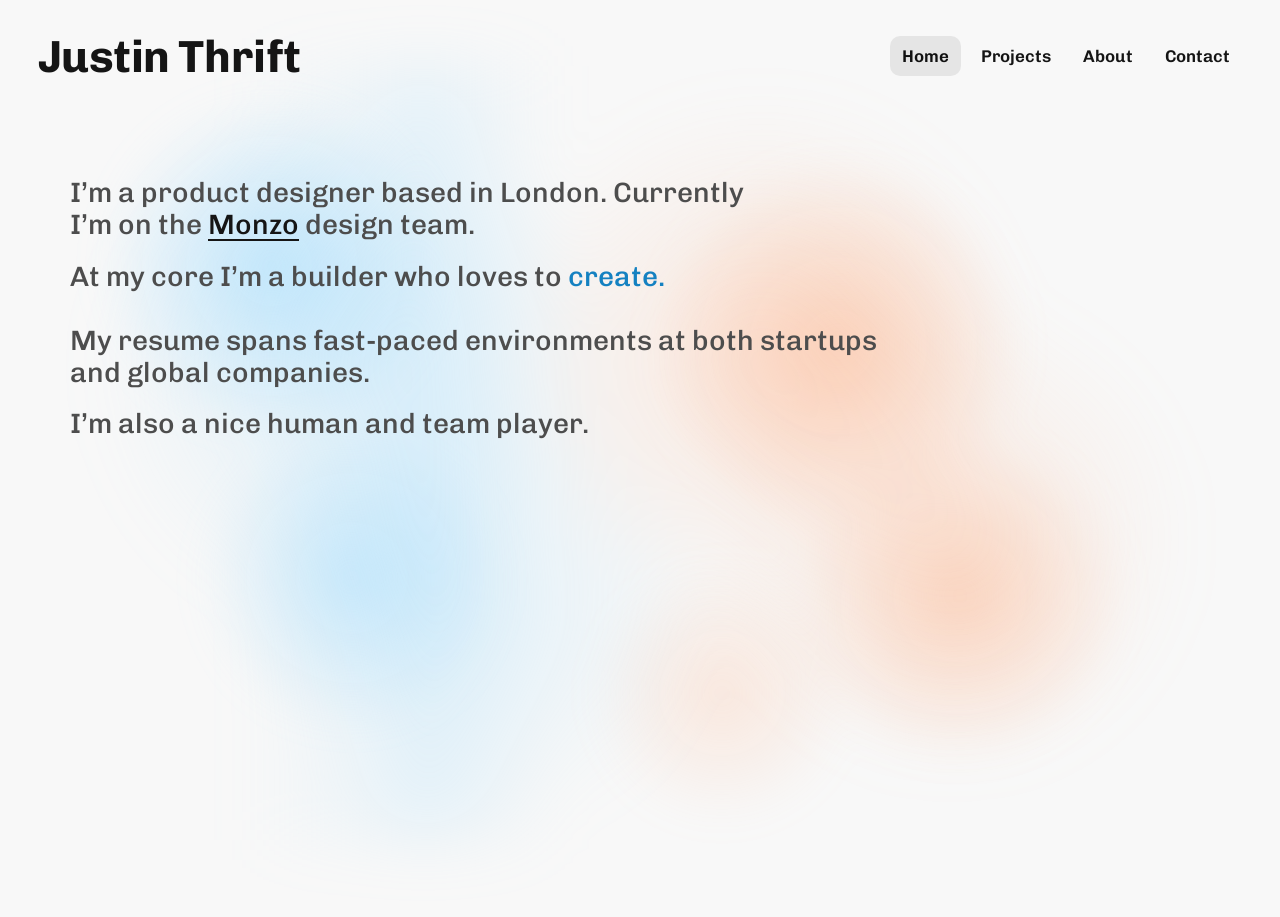
<file: index.html>
<!DOCTYPE html>
<html lang="en">
<head>
    <meta charset="UTF-8">
    <meta name="viewport" content="width=device-width, initial-scale=1.0">
    <title>Justin Thrft | Portfolio</title>
    <link rel="canonical" href="https://justinthrift.design/">
    <script>
        if (window.location.hostname.startsWith("www.")) {
            window.location.replace(window.location.href.replace("www.", ""));
        }
    </script>
    <link rel="preconnect" href="https://fonts.googleapis.com">
    <link rel="preconnect" href="https://fonts.gstatic.com" crossorigin>
    <link href="https://fonts.googleapis.com/css2?family=Chivo:wght@300;400;500;700;900&display=swap" rel="stylesheet">
    <link rel="stylesheet" href="styles.css">
</head>
<body class="home-page">
    <header class="site-header">
        <a class="brand" href="index.html">Justin Thrift</a>

        <nav class="desktop-nav site-nav" aria-label="Primary">
            <ul>
                <li><a href="index.html">Home</a></li>
                <li><a href="projects.html">Projects</a></li>
                <li><a href="about.html">About</a></li>
                <li><a href="contact.html">Contact</a></li>
            </ul>
        </nav>

        <button class="menu-toggle" id="menu-toggle" aria-label="Open navigation menu" aria-expanded="false" aria-controls="mobile-nav">
            <span class="line"></span>
        </button>
    </header>

    <nav class="mobile-nav site-nav" id="mobile-nav" aria-label="Mobile primary">
        <ul>
            <li><a href="index.html">Home</a></li>
            <li><a href="projects.html">Projects</a></li>
            <li><a href="about.html">About</a></li>
            <li><a href="contact.html">Contact</a></li>
        </ul>
    </nav>

    <main class="paper">
        <div class="container">
            <div class="home-content">
                <p class="intro-line">I’m a product designer based in London. Currently I’m on the <a href="https://monzo.com/" target="_blank" rel="noopener noreferrer">Monzo</a> design team.</p>
                <p class="builder-line">At my core I’m a builder <span class="action-phrase">who loves to <span class="rotating-role" id="rotating-role" data-words="create.,tinker.,solve problems.,collaborate.,iterate.,ship." data-words-mobile="create.,tinker.,solve.,collaborate.,iterate.,ship.">create.</span></span><br><br>My resume spans fast-paced environments at both startups and global companies.</p>
                <p>I’m also a nice human and team player.</p>
            </div>
        </div>
    </main>

    <script src="scripts/navigation.js"></script>
</body>
</html>
</file>
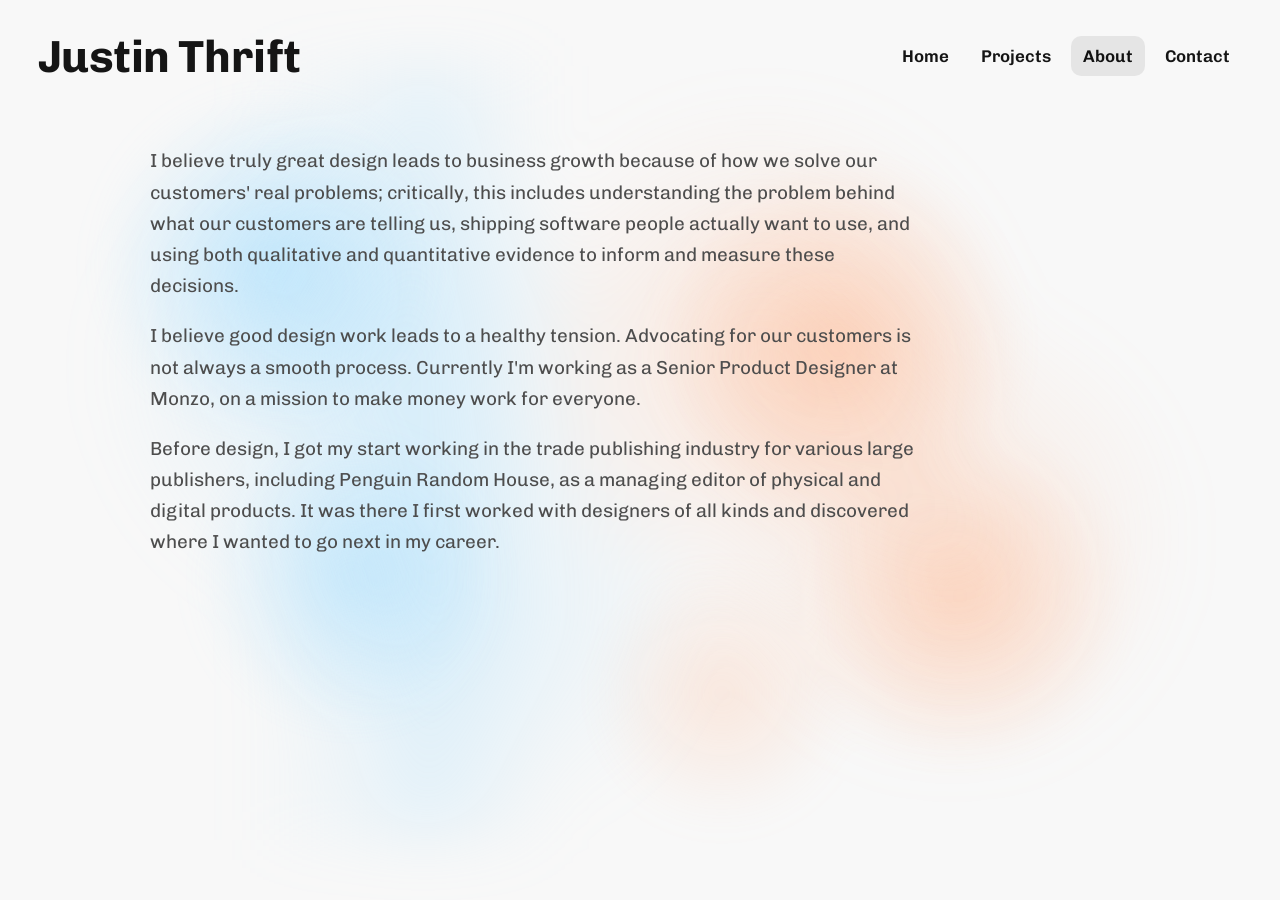
<file: about.html>
<!DOCTYPE html>
<html lang="en">
<head>
    <meta charset="UTF-8">
    <meta name="viewport" content="width=device-width, initial-scale=1.0">
    <title>Justin Thrft | Portfolio</title>
    <link rel="canonical" href="https://justinthrift.design/about.html">
    <script>
        if (window.location.hostname.startsWith("www.")) {
            window.location.replace(window.location.href.replace("www.", ""));
        }
    </script>
    <link rel="preconnect" href="https://fonts.googleapis.com">
    <link rel="preconnect" href="https://fonts.gstatic.com" crossorigin>
    <link href="https://fonts.googleapis.com/css2?family=Chivo:wght@300;400;500;700;900&display=swap" rel="stylesheet">
    <link rel="stylesheet" href="styles.css">
</head>
<body>
    <header class="site-header">
        <a class="brand" href="index.html">Justin Thrift</a>

        <nav class="desktop-nav site-nav" aria-label="Primary">
            <ul>
                <li><a href="index.html">Home</a></li>
                <li><a href="projects.html">Projects</a></li>
                <li><a href="about.html">About</a></li>
                <li><a href="contact.html">Contact</a></li>
            </ul>
        </nav>

        <button class="menu-toggle" id="menu-toggle" aria-label="Open navigation menu" aria-expanded="false" aria-controls="mobile-nav">
            <span class="line"></span>
        </button>
    </header>

    <nav class="mobile-nav site-nav" id="mobile-nav" aria-label="Mobile primary">
        <ul>
            <li><a href="index.html">Home</a></li>
            <li><a href="projects.html">Projects</a></li>
            <li><a href="about.html">About</a></li>
            <li><a href="contact.html">Contact</a></li>
        </ul>
    </nav>

    <main class="paper">
        <div class="container">
            <p>I believe truly great design leads to business growth because of how we solve our customers' real problems; critically, this includes understanding the problem behind what our customers are telling us, shipping software people actually want to use, and using both qualitative and quantitative evidence to inform and measure these decisions.</p>

            <p>I believe good design work leads to a healthy tension. Advocating for our customers is not always a smooth process. Currently I'm working as a Senior Product Designer at Monzo, on a mission to make money work for everyone.</p>

            <p>Before design, I got my start working in the trade publishing industry for various large publishers, including Penguin Random House, as a managing editor of physical and digital products. It was there I first worked with designers of all kinds and discovered where I wanted to go next in my career.</p>
        </div>
    </main>

    <script src="scripts/navigation.js"></script>
</body>
</html>
</file>
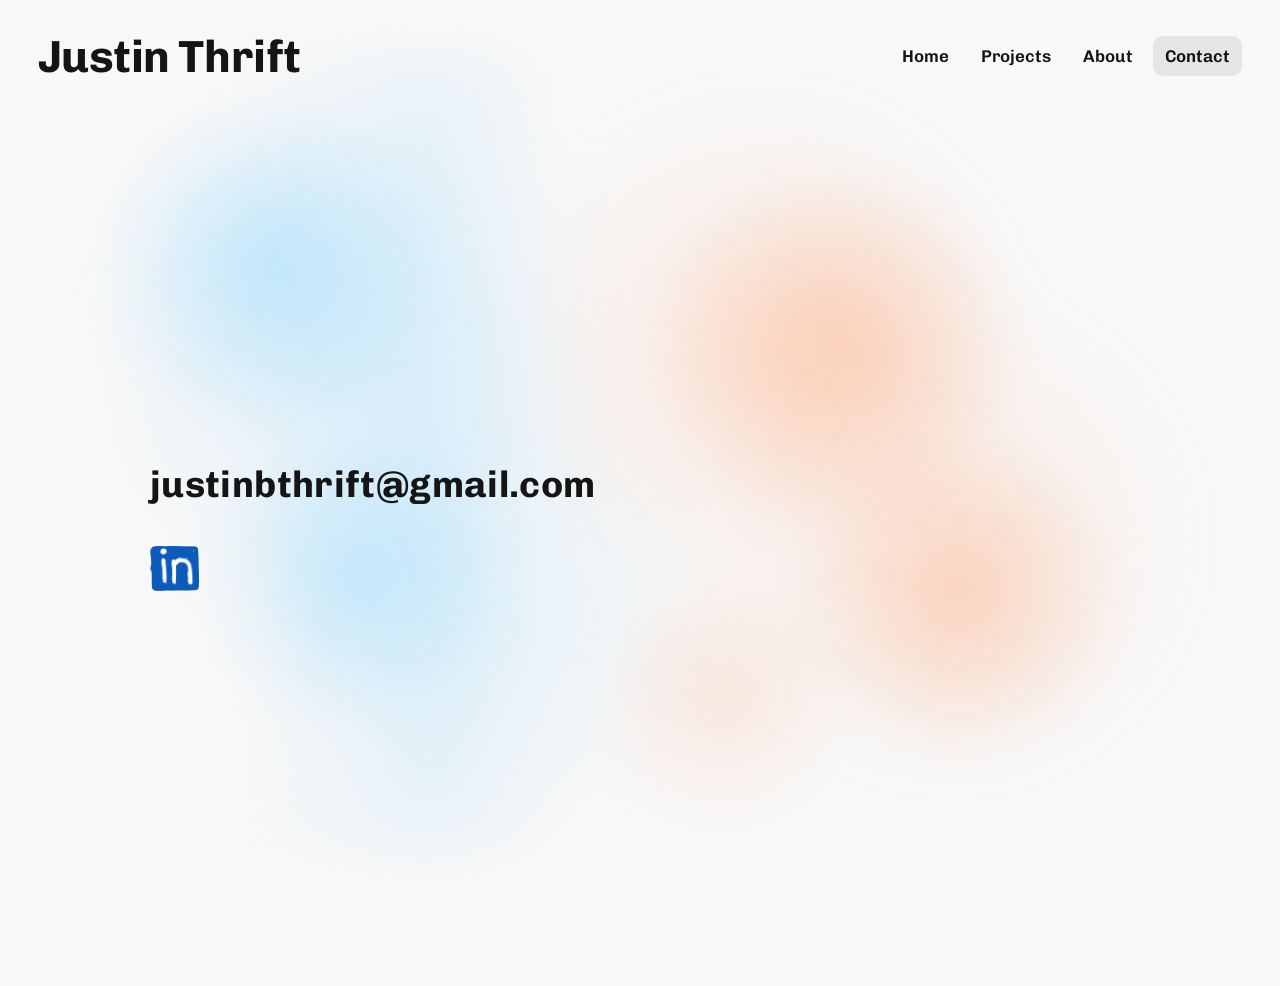
<file: contact.html>
<!DOCTYPE html>
<html lang="en">
<head>
    <meta charset="UTF-8">
    <meta name="viewport" content="width=device-width, initial-scale=1.0">
    <title>Justin Thrft | Portfolio</title>
    <link rel="canonical" href="https://justinthrift.design/contact.html">
    <script>
        if (window.location.hostname.startsWith("www.")) {
            window.location.replace(window.location.href.replace("www.", ""));
        }
    </script>
    <link rel="preconnect" href="https://fonts.googleapis.com">
    <link rel="preconnect" href="https://fonts.gstatic.com" crossorigin>
    <link href="https://fonts.googleapis.com/css2?family=Chivo:wght@300;400;500;700;900&display=swap" rel="stylesheet">
    <link rel="stylesheet" href="styles.css">
</head>
<body>
    <header class="site-header">
        <a class="brand" href="index.html">Justin Thrift</a>

        <nav class="desktop-nav site-nav" aria-label="Primary">
            <ul>
                <li><a href="index.html">Home</a></li>
                <li><a href="projects.html">Projects</a></li>
                <li><a href="about.html">About</a></li>
                <li><a href="contact.html">Contact</a></li>
            </ul>
        </nav>

        <button class="menu-toggle" id="menu-toggle" aria-label="Open navigation menu" aria-expanded="false" aria-controls="mobile-nav">
            <span class="line"></span>
        </button>
    </header>

    <nav class="mobile-nav site-nav" id="mobile-nav" aria-label="Mobile primary">
        <ul>
            <li><a href="index.html">Home</a></li>
            <li><a href="projects.html">Projects</a></li>
            <li><a href="about.html">About</a></li>
            <li><a href="contact.html">Contact</a></li>
        </ul>
    </nav>

    <main class="paper contact-page">
        <div class="container">
            <h1>justinbthrift@gmail.com</h1>
            <a href="https://www.linkedin.com/in/justinthrift/" target="_blank" rel="noopener noreferrer" class="linkedin-link">
                <img src="images/linkedin-logo.png" alt="LinkedIn" class="linkedin-logo">
            </a>
        </div>
    </main>

    <script src="scripts/navigation.js"></script>
</body>
</html>
</file>
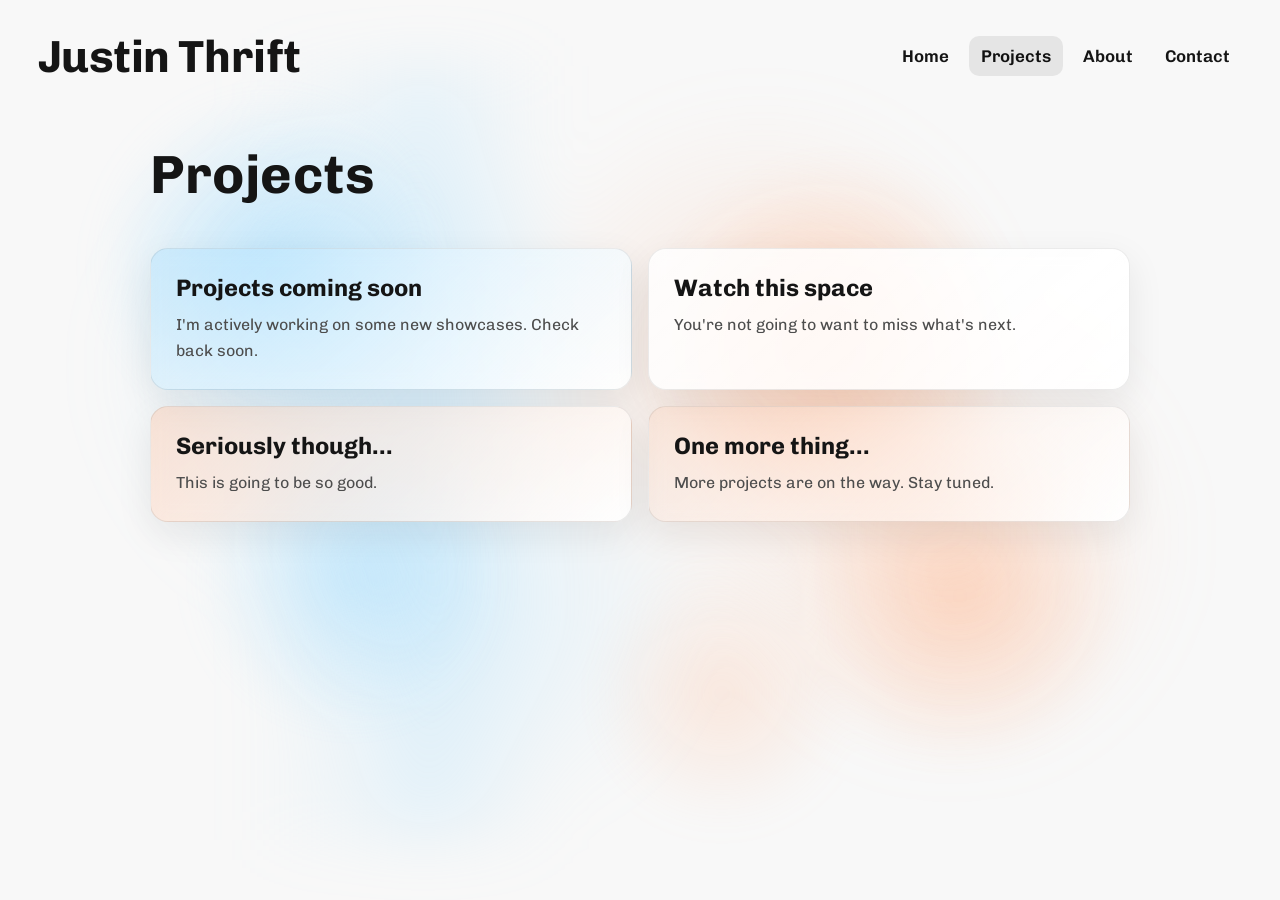
<file: projects.html>
<!DOCTYPE html>
<html lang="en">
<head>
    <meta charset="UTF-8">
    <meta name="viewport" content="width=device-width, initial-scale=1.0">
    <title>Justin Thrft | Portfolio</title>
    <link rel="canonical" href="https://justinthrift.design/projects.html">
    <script>
        if (window.location.hostname.startsWith("www.")) {
            window.location.replace(window.location.href.replace("www.", ""));
        }
    </script>
    <link rel="preconnect" href="https://fonts.googleapis.com">
    <link rel="preconnect" href="https://fonts.gstatic.com" crossorigin>
    <link href="https://fonts.googleapis.com/css2?family=Chivo:wght@300;400;500;700;900&display=swap" rel="stylesheet">
    <link rel="stylesheet" href="styles.css">
</head>
<body>
    <header class="site-header">
        <a class="brand" href="index.html">Justin Thrift</a>

        <nav class="desktop-nav site-nav" aria-label="Primary">
            <ul>
                <li><a href="index.html">Home</a></li>
                <li><a href="projects.html">Projects</a></li>
                <li><a href="about.html">About</a></li>
                <li><a href="contact.html">Contact</a></li>
            </ul>
        </nav>

        <button class="menu-toggle" id="menu-toggle" aria-label="Open navigation menu" aria-expanded="false" aria-controls="mobile-nav">
            <span class="line"></span>
        </button>
    </header>

    <nav class="mobile-nav site-nav" id="mobile-nav" aria-label="Mobile primary">
        <ul>
            <li><a href="index.html">Home</a></li>
            <li><a href="projects.html">Projects</a></li>
            <li><a href="about.html">About</a></li>
            <li><a href="contact.html">Contact</a></li>
        </ul>
    </nav>

    <main class="paper">
        <div class="container">
            <h1>Projects</h1>

            <div class="cards-grid">
                <a class="card-link" href="case-studies/under-construction.html">
                    <article class="index-card">
                        <h2>Projects coming soon</h2>
                        <p>I'm actively working on some new showcases. Check back soon.</p>
                    </article>
                </a>

                <a class="card-link" href="case-studies/under-construction.html">
                    <article class="index-card">
                        <h2>Watch this space</h2>
                        <p>You're not going to want to miss what's next.</p>
                    </article>
                </a>

                <a class="card-link" href="case-studies/under-construction.html">
                    <article class="index-card">
                        <h2>Seriously though...</h2>
                        <p>This is going to be so good.</p>
                    </article>
                </a>

                <a class="card-link" href="case-studies/under-construction.html">
                    <article class="index-card">
                        <h2>One more thing...</h2>
                        <p>More projects are on the way. Stay tuned.</p>
                    </article>
                </a>
            </div>
        </div>
    </main>

    <script src="scripts/navigation.js"></script>
</body>
</html>
</file>
<file: styles.css>
* {
    margin: 0;
    padding: 0;
    box-sizing: border-box;
}

:root {
    --bg: #F8F8F8;
    --text: #151515;
    --muted: #4d4d4d;
    --line: rgba(0, 0, 0, 0.08);
    --panel: rgba(255, 255, 255, 0.7);
    --panel-strong: rgba(255, 255, 255, 0.9);
    --brand-blue: #97D9FF;
    --brand-orange: #FFB187;
}

body {
    font-family: "Chivo", -apple-system, BlinkMacSystemFont, "Segoe UI", sans-serif;
    color: var(--text);
    background-color: var(--bg);
    min-height: 100vh;
    overflow-x: hidden;
    position: relative;
}

body::before,
body::after {
    content: "";
    position: fixed;
    inset: 0;
    pointer-events: none;
    z-index: -1;
}

body::before {
    background:
        radial-gradient(circle, rgba(151, 217, 255, 0.48) 0%, rgba(151, 217, 255, 0) 68%) 8% 18% / 300px 300px no-repeat,
        radial-gradient(circle, rgba(151, 217, 255, 0.43) 0%, rgba(151, 217, 255, 0) 68%) 18% 74% / 260px 260px no-repeat,
        radial-gradient(circle, rgba(255, 177, 135, 0.46) 0%, rgba(255, 177, 135, 0) 70%) 72% 32% / 330px 330px no-repeat,
        radial-gradient(circle, rgba(255, 177, 135, 0.42) 0%, rgba(255, 177, 135, 0) 70%) 82% 78% / 285px 285px no-repeat,
        radial-gradient(circle, rgba(255, 177, 135, 0.28) 0%, rgba(255, 177, 135, 0) 72%) 58% 92% / 220px 220px no-repeat;
    filter: blur(18px);
    animation: ambient-drift-a 42s ease-in-out infinite alternate;
}

body::after {
    background:
        linear-gradient(
            90deg,
            rgba(151, 217, 255, 0) 0%,
            rgba(151, 217, 255, 0.11) 44%,
            rgba(151, 217, 255, 0.2) 57%,
            rgba(151, 217, 255, 0) 100%
        ) 24% 52% / 260px 84% no-repeat,
        radial-gradient(circle, rgba(151, 217, 255, 0.24) 0%, rgba(151, 217, 255, 0) 72%) 14% 34% / 420px 420px no-repeat,
        radial-gradient(circle, rgba(151, 217, 255, 0.2) 0%, rgba(151, 217, 255, 0) 72%) 28% 86% / 360px 360px no-repeat,
        radial-gradient(circle, rgba(255, 177, 135, 0.24) 0%, rgba(255, 177, 135, 0) 72%) 68% 28% / 430px 430px no-repeat,
        radial-gradient(circle, rgba(255, 177, 135, 0.2) 0%, rgba(255, 177, 135, 0) 74%) 88% 72% / 390px 390px no-repeat;
    filter: blur(30px);
    animation: ambient-drift-b 55s ease-in-out infinite alternate;
}

@keyframes ambient-drift-a {
    from {
        transform: translate3d(-0.4%, 0.25%, 0) scale(1);
    }

    to {
        transform: translate3d(0.45%, -0.35%, 0) scale(1.02);
    }
}

@keyframes ambient-drift-b {
    from {
        transform: translate3d(0.28%, 0.22%, 0) scale(1);
    }

    to {
        transform: translate3d(-0.3%, -0.24%, 0) scale(1.018);
    }
}

a,
button {
    cursor: pointer;
}

.site-header {
    position: relative;
    z-index: 1000;
    display: flex;
    align-items: center;
    justify-content: space-between;
    padding: clamp(1.3rem, 1rem + 1.1vw, 2rem) clamp(1.4rem, 1rem + 2.1vw, 2.35rem);
}

.brand {
    text-decoration: none;
    color: var(--text);
    font-size: 45px;
    font-weight: 700;
    letter-spacing: -0.01em;
}

.site-nav ul {
    list-style: none;
    display: flex;
    align-items: center;
    gap: 0.5rem;
}

.site-nav a {
    text-decoration: none;
    color: var(--text);
    font-size: 20px;
    font-weight: 600;
    line-height: 1;
    padding: 12px 14px;
    border-radius: 10px;
    transition: background-color 0.2s ease, color 0.2s ease;
}

.site-nav a:hover,
.site-nav a:focus-visible {
    background-color: rgba(0, 0, 0, 0.06);
    outline: none;
}

.site-nav a.active {
    color: #111;
    background-color: rgba(0, 0, 0, 0.075);
}

.desktop-nav {
    display: flex;
}

.desktop-nav a {
    font-size: 17px;
    font-weight: 600;
    padding: 10px 12px;
}

.menu-toggle {
    border: 0;
    background: transparent;
    width: 3rem;
    height: 3rem;
    border-radius: 8px;
    display: none;
    align-items: center;
    justify-content: center;
    position: relative;
}

.menu-toggle:hover,
.menu-toggle:focus-visible {
    background-color: rgba(0, 0, 0, 0.06);
    outline: none;
}

.menu-toggle .line,
.menu-toggle::before,
.menu-toggle::after {
    content: "";
    position: absolute;
    width: 2.2rem;
    height: 3px;
    border-radius: 999px;
    background-color: var(--text);
    transition: transform 0.25s ease, opacity 0.25s ease;
}

.menu-toggle::before {
    transform: translateY(-0.56rem);
}

.menu-toggle::after {
    transform: translateY(0.56rem);
}

.menu-toggle[aria-expanded="true"] .line {
    opacity: 0;
}

.menu-toggle[aria-expanded="true"]::before {
    transform: rotate(45deg);
}

.menu-toggle[aria-expanded="true"]::after {
    transform: rotate(-45deg);
}

.mobile-nav {
    display: none;
    position: fixed;
    top: 76px;
    right: 12px;
    width: min(280px, calc(100vw - 24px));
    background: rgba(255, 255, 255, 0.72);
    border: 1px solid var(--line);
    border-radius: 14px;
    box-shadow: 0 14px 34px rgba(0, 0, 0, 0.11);
    backdrop-filter: blur(10px);
    opacity: 0;
    transform: translateY(-10px);
    pointer-events: none;
    transition: opacity 0.24s ease, transform 0.24s ease;
    z-index: 999;
}

.mobile-nav.is-open {
    opacity: 1;
    transform: translateY(0);
    pointer-events: auto;
}

.mobile-nav ul {
    display: grid;
    gap: 4px;
    padding: 8px;
}

.mobile-nav li {
    list-style: none;
}

.mobile-nav a {
    display: block;
    width: 100%;
    font-size: 18px;
    font-weight: 700;
    line-height: 1.15;
    border-radius: 10px;
    padding: 10px 12px;
}

.mobile-nav a.active {
    background-color: rgba(0, 0, 0, 0.08);
}

.paper {
    padding-top: clamp(1.4rem, 0.9rem + 1.4vw, 2.8rem);
    padding-bottom: clamp(2rem, 6vw, 5rem);
}

.container {
    width: min(980px, calc(100% - 2rem));
    margin-inline: auto;
}

h1 {
    font-size: clamp(2rem, 1.6rem + 2.2vw, 3.6rem);
    line-height: 1.1;
    margin-bottom: 1.25rem;
    letter-spacing: 0.01em;
}

h2 {
    font-size: clamp(1.35rem, 1.15rem + 1vw, 2.1rem);
    line-height: 1.25;
    margin-bottom: 0.8rem;
}

p {
    color: var(--muted);
    font-size: clamp(1rem, 0.92rem + 0.35vw, 1.18rem);
    line-height: 1.65;
    max-width: 64ch;
    margin-bottom: 1.2rem;
}

.paper a:not(.card-link):not(.brand):not(.linkedin-link) {
    color: var(--text);
    text-underline-offset: 0.18em;
    text-decoration-thickness: 0.08em;
}

.cards-stack,
.cards-grid {
    margin-top: 2.7rem;
}

.cards-stack {
    display: grid;
    gap: 1rem;
    max-width: 700px;
}

.cards-grid {
    display: grid;
    grid-template-columns: repeat(2, minmax(0, 1fr));
    gap: 1rem;
}

.card-link {
    display: block;
    width: 100%;
    text-decoration: none;
    color: inherit;
}

.index-card {
    height: 100%;
    border: 1px solid var(--line);
    border-radius: 18px;
    background: var(--panel);
    box-shadow: 0 12px 36px rgba(21, 21, 21, 0.08);
    backdrop-filter: blur(8px);
    padding: clamp(1.15rem, 1rem + 0.7vw, 1.8rem);
    transition: transform 0.25s ease, box-shadow 0.25s ease;
}

.card-link:hover .index-card,
.card-link:focus-visible .index-card {
    transform: translateY(-3px);
    box-shadow: 0 20px 38px rgba(21, 21, 21, 0.12);
}

.cards-stack .card-link:nth-child(1) .index-card,
.cards-grid .card-link:nth-child(1) .index-card {
    background: linear-gradient(
        140deg,
        rgba(151, 217, 255, 0.32),
        var(--panel-strong)
    );
}

.cards-stack .card-link:nth-child(2) .index-card,
.cards-grid .card-link:nth-child(2) .index-card {
    background: linear-gradient(
        140deg,
        rgba(255, 255, 255, 0.82),
        var(--panel-strong)
    );
}

.cards-stack .card-link:nth-child(3) .index-card,
.cards-grid .card-link:nth-child(3) .index-card {
    background: linear-gradient(
        140deg,
        rgba(255, 177, 135, 0.3),
        var(--panel-strong)
    );
}

.cards-stack .card-link:nth-child(4) .index-card,
.cards-grid .card-link:nth-child(4) .index-card {
    background: linear-gradient(
        140deg,
        rgba(255, 177, 135, 0.16),
        var(--panel-strong)
    );
}

.index-card h2 {
    margin-bottom: 0.5rem;
    font-size: clamp(1.15rem, 1.05rem + 0.55vw, 1.6rem);
}

.index-card p {
    font-size: 1rem;
    margin-bottom: 0;
    max-width: none;
}

.paper.contact-page .container {
    min-height: calc(100vh - 8.5rem);
    display: flex;
    flex-direction: column;
    align-items: flex-start;
    justify-content: center;
}

.paper.contact-page h1 {
    font-size: clamp(1.6rem, 1.35rem + 1.2vw, 2.5rem);
}

.linkedin-link {
    display: inline-block;
    margin-top: 1.3rem;
}

.linkedin-logo {
    display: block;
    width: auto;
    height: 2.8rem;
}

@media (max-width: 900px) {
    .desktop-nav {
        display: none;
    }

    .menu-toggle {
        display: inline-flex;
    }

    .mobile-nav {
        display: block;
    }

    .brand {
        font-size: 32px;
    }

    .container {
        width: min(980px, calc(100% - 2.5rem));
    }

    .cards-grid {
        grid-template-columns: 1fr;
    }
}

@media (max-width: 1200px) {
    .site-header {
        padding-inline: clamp(1.2rem, 2.6vw, 2rem);
    }

    .brand {
        font-size: 36px;
    }

    .container {
        width: min(980px, calc(100% - 3rem));
    }
}

@media (max-width: 560px) {
    .brand {
        font-size: 28px;
    }

    .menu-toggle {
        width: 2.6rem;
        height: 2.6rem;
    }

    .menu-toggle .line,
    .menu-toggle::before,
    .menu-toggle::after {
        width: 2rem;
        height: 3px;
    }

    .menu-toggle::before {
        transform: translateY(-0.48rem);
    }

    .menu-toggle::after {
        transform: translateY(0.48rem);
    }

    .mobile-nav {
        top: 70px;
    }

    .mobile-nav a {
        font-size: 17px;
    }
}

@media (min-width: 700px) {
    body::before {
        background:
            radial-gradient(circle, rgba(151, 217, 255, 0.5) 0%, rgba(151, 217, 255, 0) 68%) 10% 16% / 360px 360px no-repeat,
            radial-gradient(circle, rgba(151, 217, 255, 0.4) 0%, rgba(151, 217, 255, 0) 68%) 20% 72% / 320px 320px no-repeat,
            radial-gradient(circle, rgba(255, 177, 135, 0.48) 0%, rgba(255, 177, 135, 0) 70%) 72% 30% / 380px 380px no-repeat,
            radial-gradient(circle, rgba(255, 177, 135, 0.42) 0%, rgba(255, 177, 135, 0) 70%) 84% 76% / 340px 340px no-repeat,
            radial-gradient(circle, rgba(255, 177, 135, 0.24) 0%, rgba(255, 177, 135, 0) 72%) 58% 88% / 260px 260px no-repeat;
    }

    body::after {
        background:
            linear-gradient(
                90deg,
                rgba(151, 217, 255, 0) 0%,
                rgba(151, 217, 255, 0.12) 44%,
                rgba(151, 217, 255, 0.2) 57%,
                rgba(151, 217, 255, 0) 100%
            ) 25% 52% / 310px 86% no-repeat,
            radial-gradient(circle, rgba(151, 217, 255, 0.24) 0%, rgba(151, 217, 255, 0) 72%) 13% 28% / 520px 520px no-repeat,
            radial-gradient(circle, rgba(151, 217, 255, 0.18) 0%, rgba(151, 217, 255, 0) 72%) 32% 84% / 440px 440px no-repeat,
            radial-gradient(circle, rgba(255, 177, 135, 0.22) 0%, rgba(255, 177, 135, 0) 72%) 66% 26% / 520px 520px no-repeat,
            radial-gradient(circle, rgba(255, 177, 135, 0.18) 0%, rgba(255, 177, 135, 0) 74%) 88% 70% / 460px 460px no-repeat;
    }
}

.home-page .paper {
    min-height: calc(100vh - 6rem);
    display: block;
}

.home-page .home-content {
    width: min(760px, 100%);
    margin-top: clamp(1.2rem, 3.5vh, 2.2rem);
    margin-bottom: 1.2rem;
}

.home-page .home-content h2,
.home-page .home-content p {
    font-size: 28px;
    line-height: 1.15;
    font-weight: 500;
    max-width: 34ch;
    text-wrap: pretty;
}

.home-page .home-content .intro-line {
    max-width: 46ch;
}

@media (min-width: 901px) {
    .home-page .home-content {
        width: min(920px, 100%);
    }

    .home-page .home-content h2,
    .home-page .home-content p {
        max-width: 40ch;
    }

    .home-page .home-content .intro-line {
        max-width: 42ch;
    }

    .home-page .home-content .builder-line {
        max-width: 45ch;
    }
}

@media (min-width: 1200px) {
    .home-page .container {
        width: min(1140px, calc(100% - 2rem));
    }

    .home-page .home-content {
        width: min(1000px, 100%);
    }

    .home-page .home-content h2,
    .home-page .home-content p {
        max-width: 42ch;
    }

    .home-page .home-content .builder-line {
        max-width: 48ch;
    }
}

.rotating-role {
    color: #1481C1;
    display: inline-block;
    white-space: nowrap;
    text-align: left;
    transition: opacity 220ms ease, transform 220ms ease;
    will-change: opacity, transform;
}

.rotating-role.is-fading {
    opacity: 0;
    transform: translateY(0.12em);
}

.action-phrase {
    display: inline-block;
    white-space: nowrap;
}

.under-construction-page .container {
    min-height: calc(100vh - 10rem);
    display: flex;
    align-items: center;
}

.under-construction-page p {
    max-width: 38ch;
    font-size: clamp(1.4rem, 1.2rem + 1vw, 2rem);
    font-weight: 500;
    color: var(--text);
}

@media (prefers-reduced-motion: reduce) {
    *,
    *::before,
    *::after {
        animation: none !important;
        transition-duration: 0.01ms !important;
        transition-delay: 0ms !important;
    }
}
</file>
